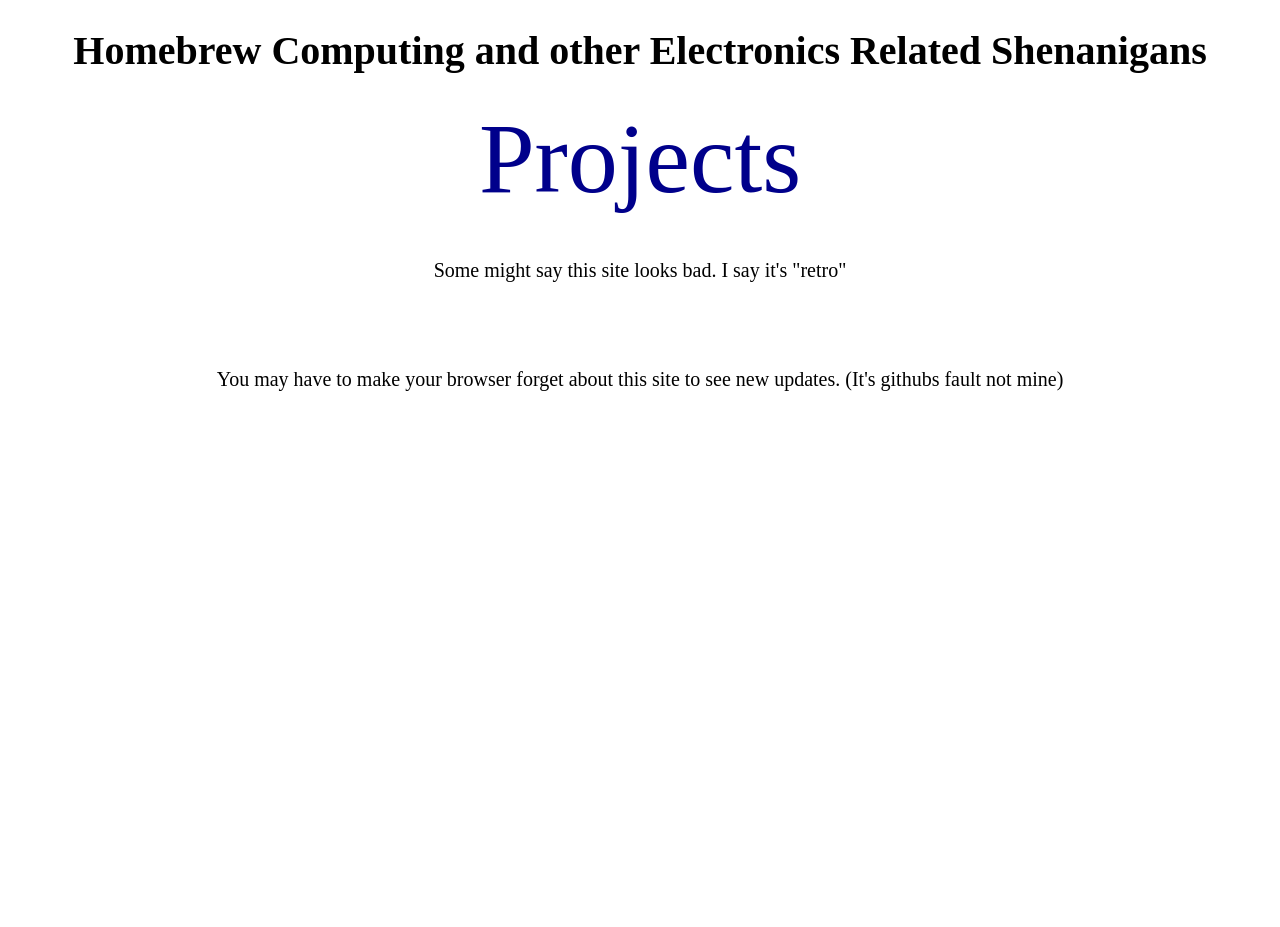
<file: index.html>
<!DOCTYPE html>
<html lang="en">
	<head>
    	<meta charset="UTF-8">
		<meta name="viewport" content="width=device-width, initial-scale=1.0">
		<meta http-equiv='cache-control' content='no-cache'> 
		<meta http-equiv='expires' content='0'> 
		<meta http-equiv='pragma' content='no-cache'>

		<link rel="stylesheet" href="styles.css">
		<title>HCERS</title>
	</head>
	<body>
		<h1>Homebrew Computing and other Electronics Related Shenanigans</h1>
		<a class="bigLink" id="projectsLink" href="projects.html">Projects</a><br><br>

		<p>Some might say this site looks bad. I say it's "retro"</p><br><br>

		<p>You may have to make your browser forget about this site to see new updates. (It's githubs fault not mine)</p>

	</body>
</html>
</file>
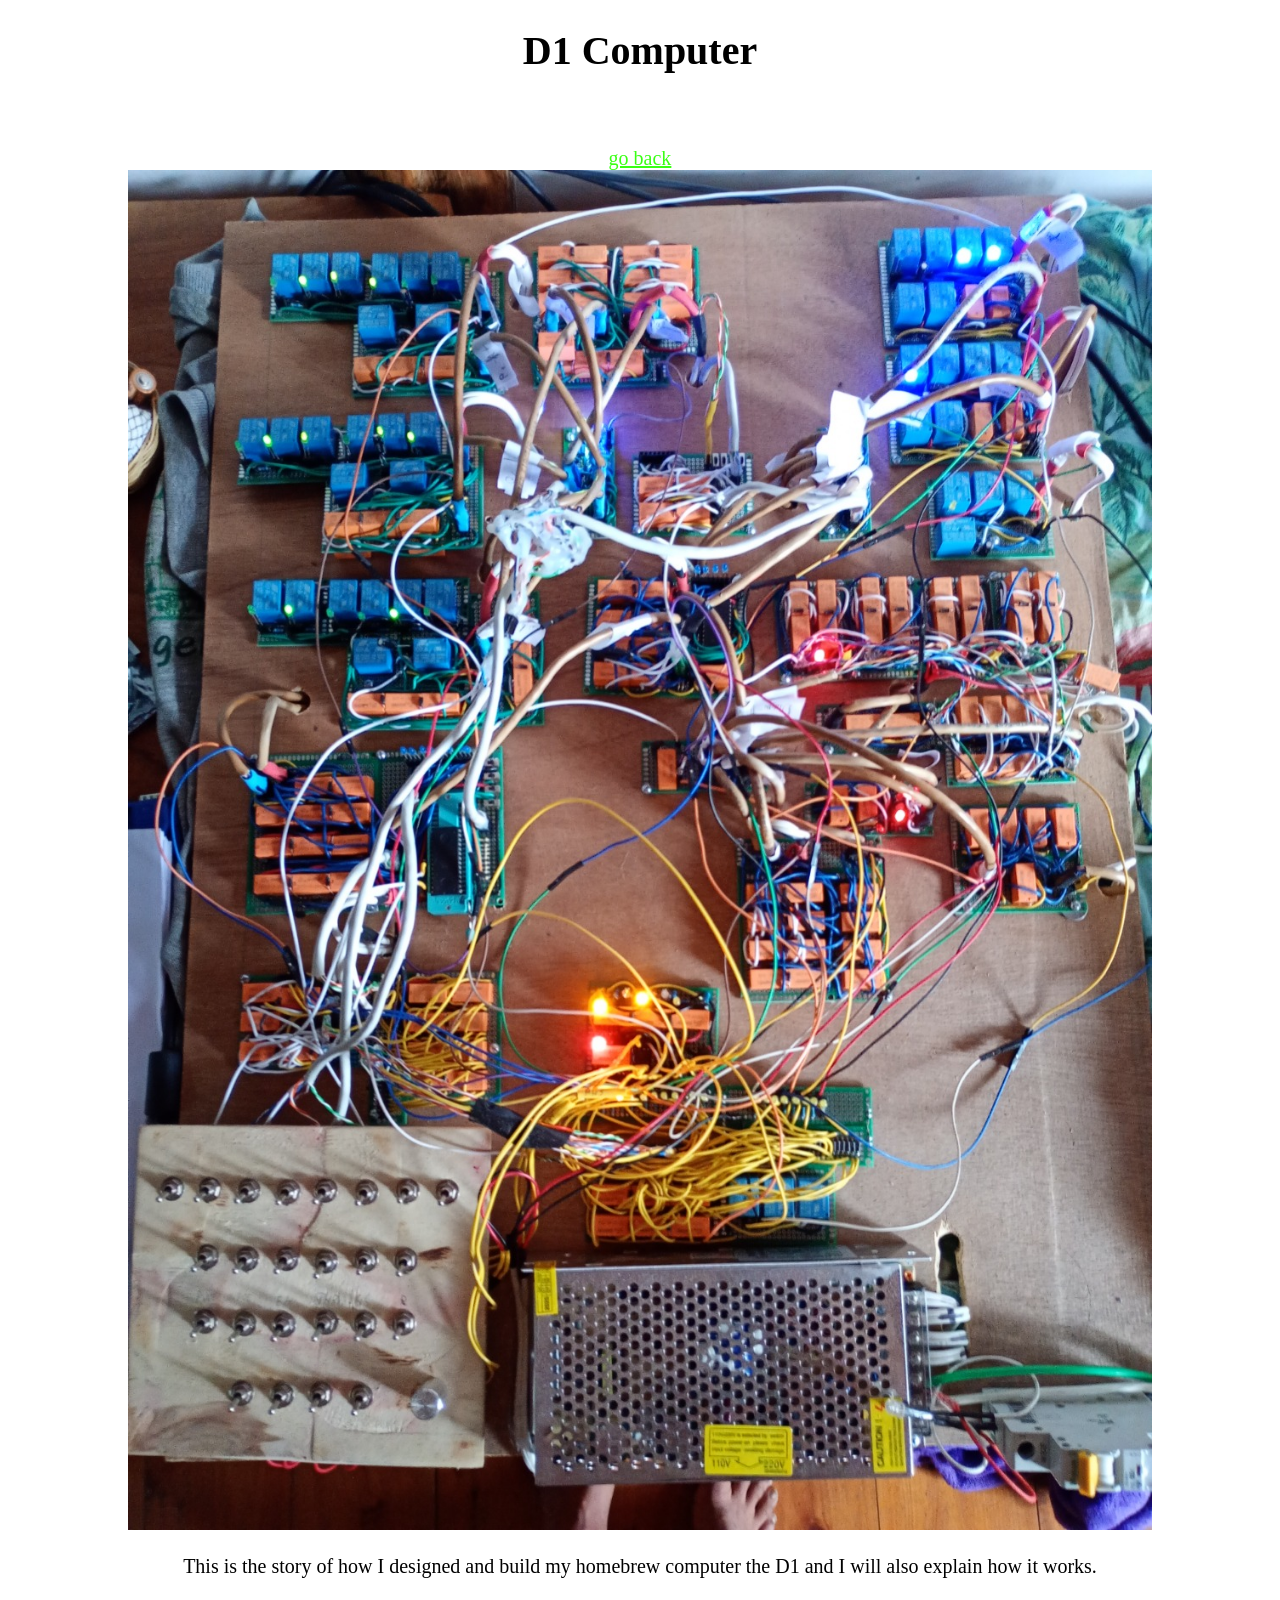
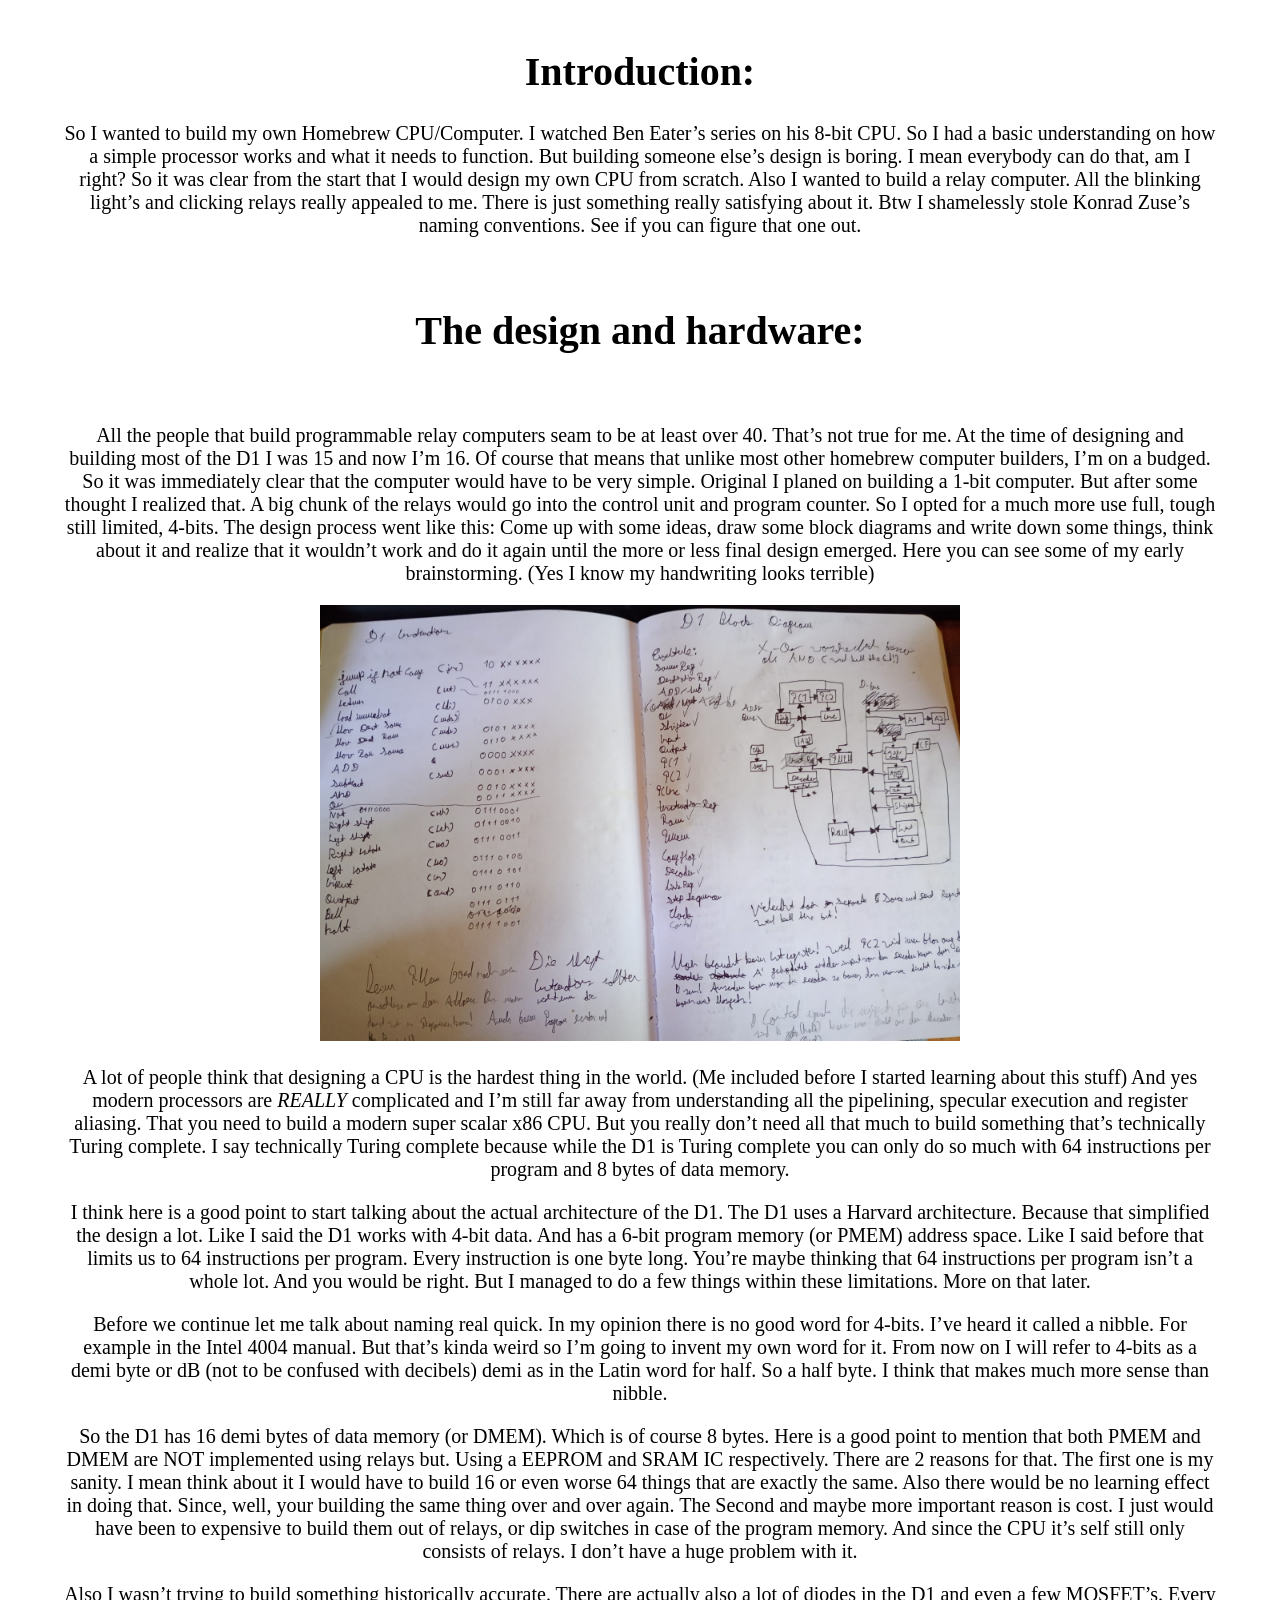
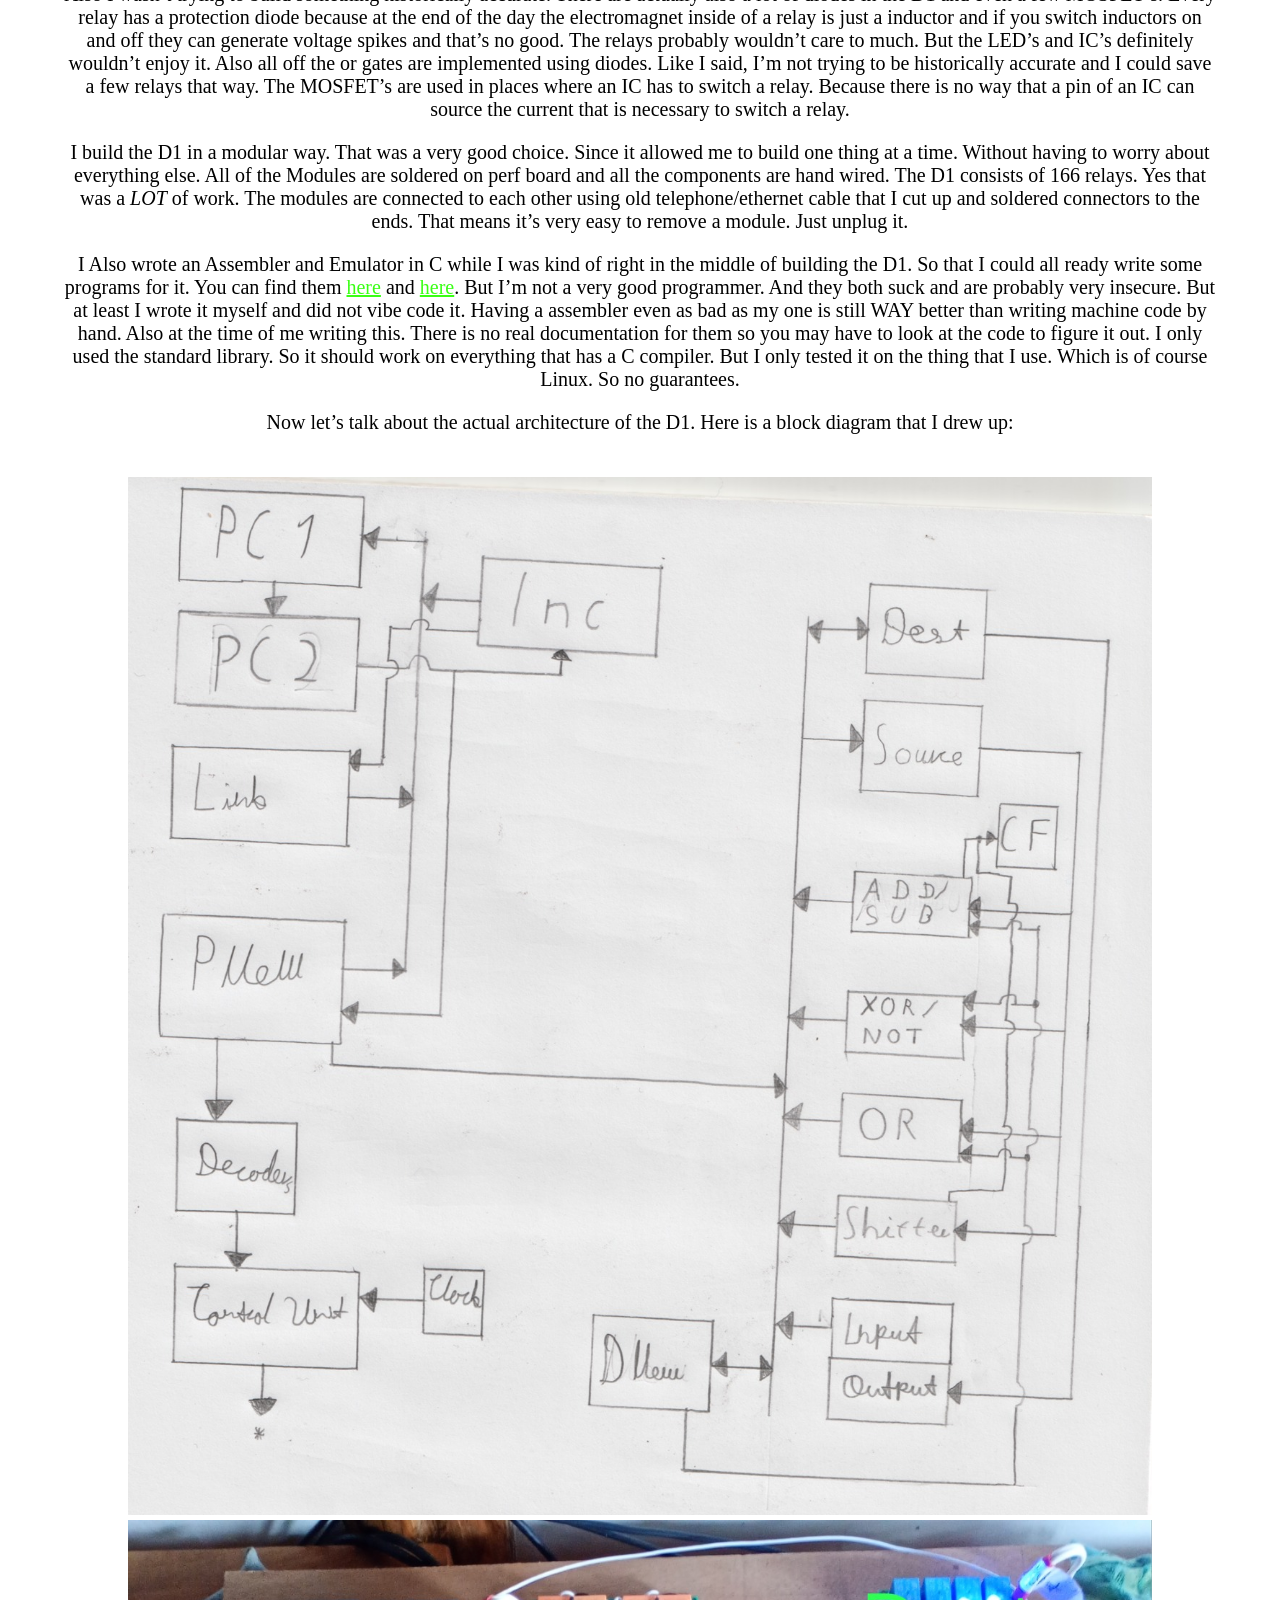
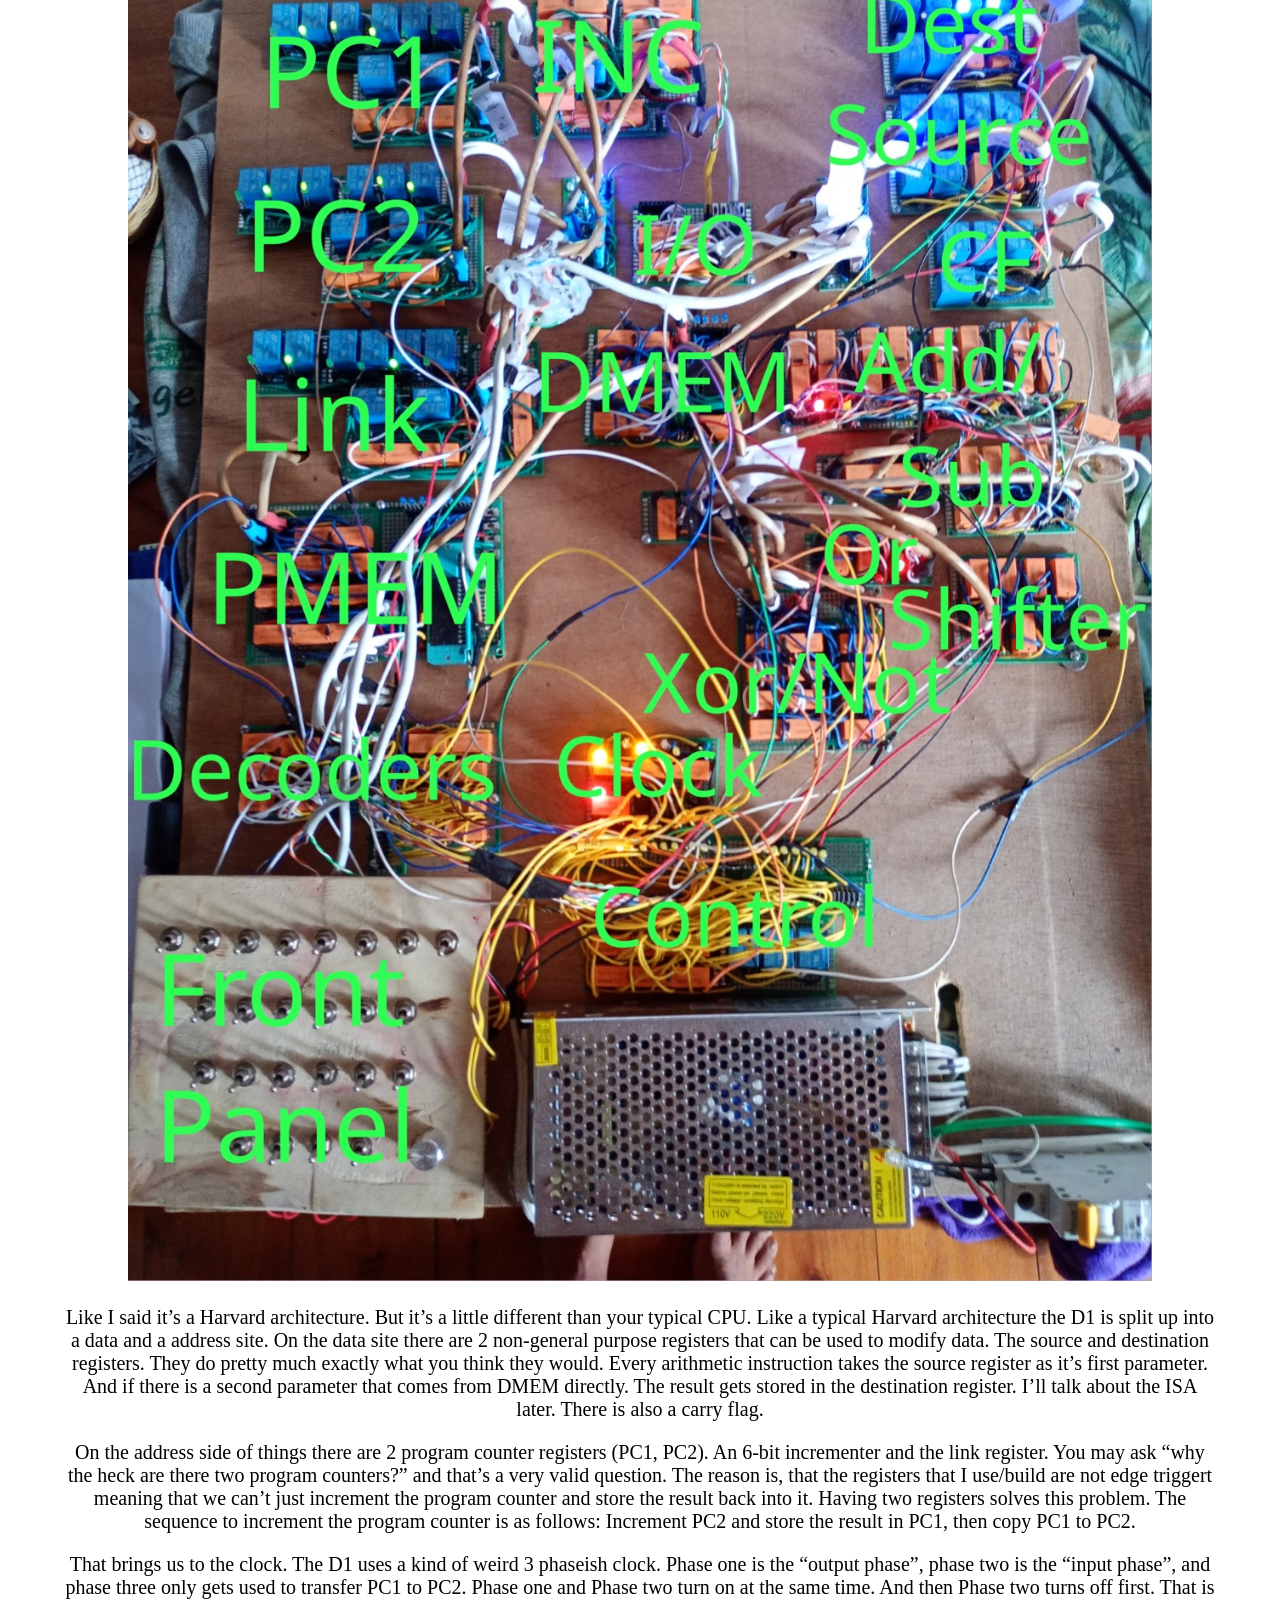
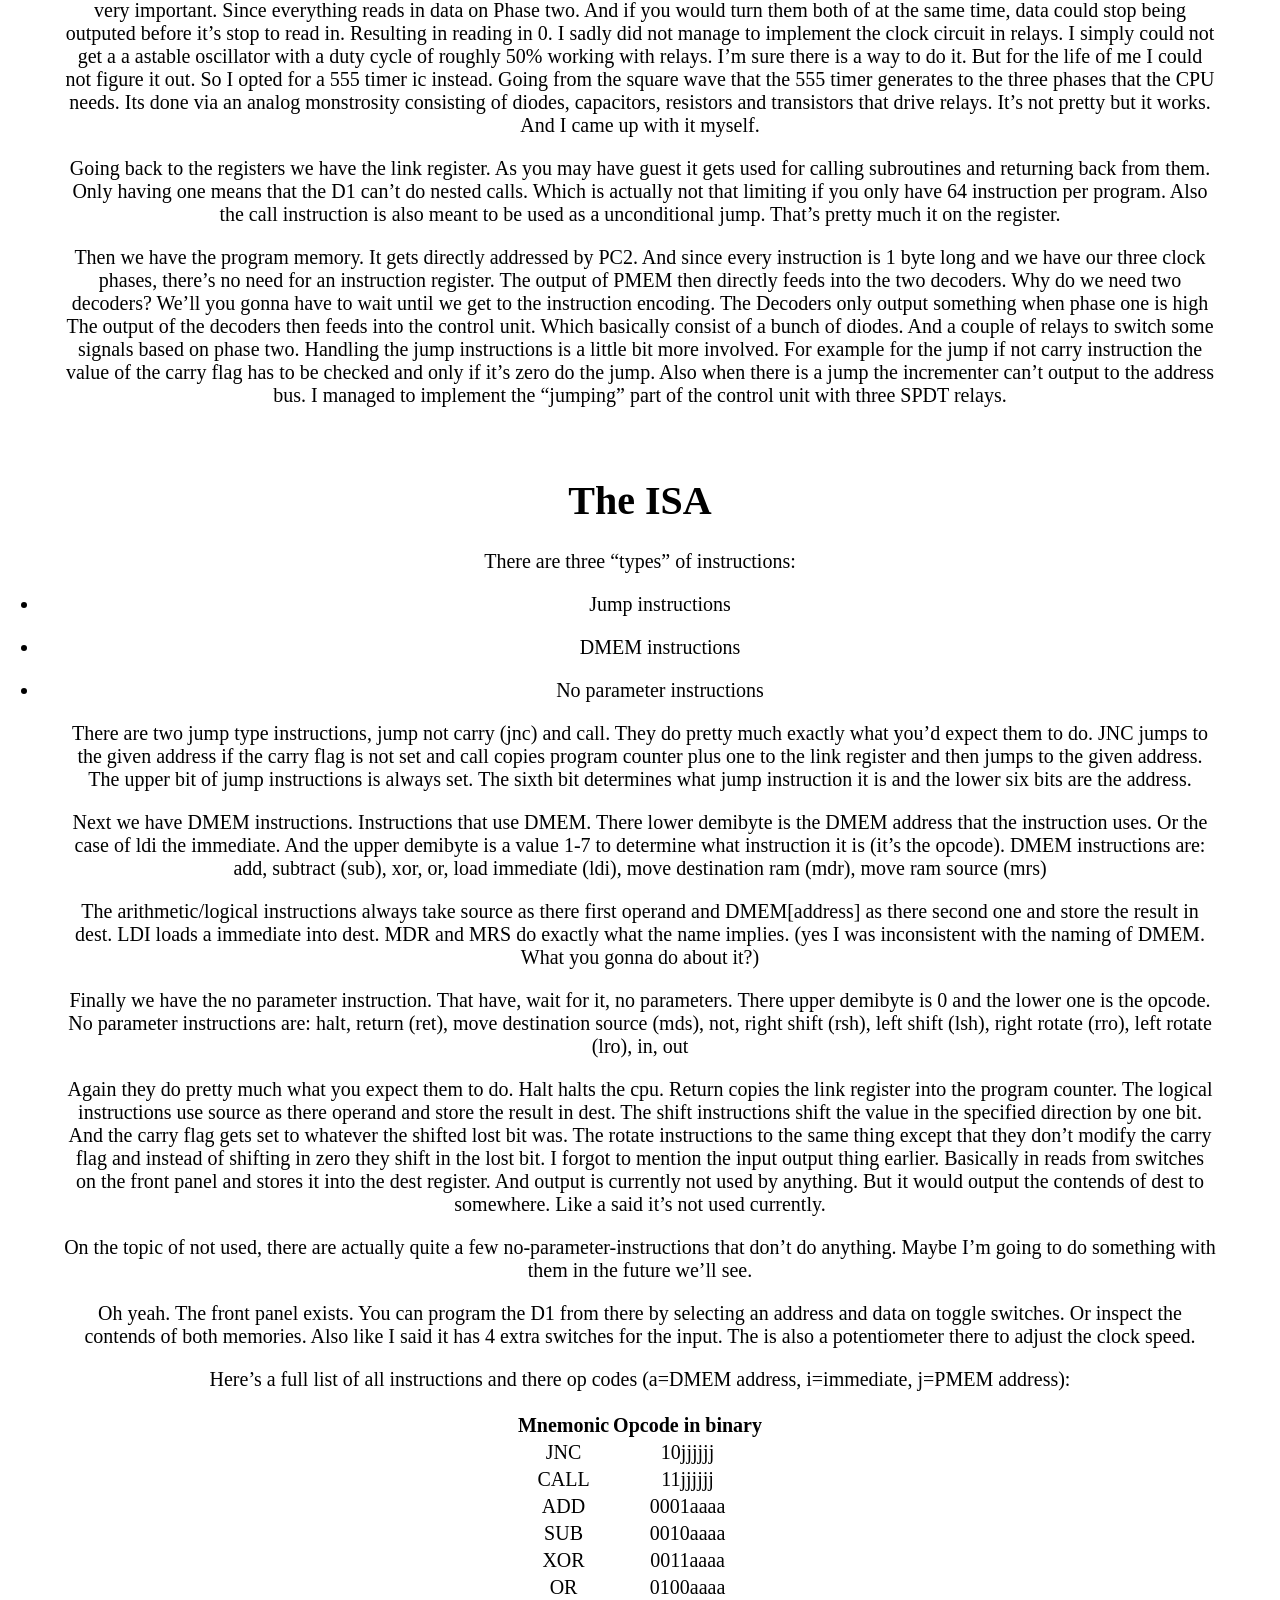
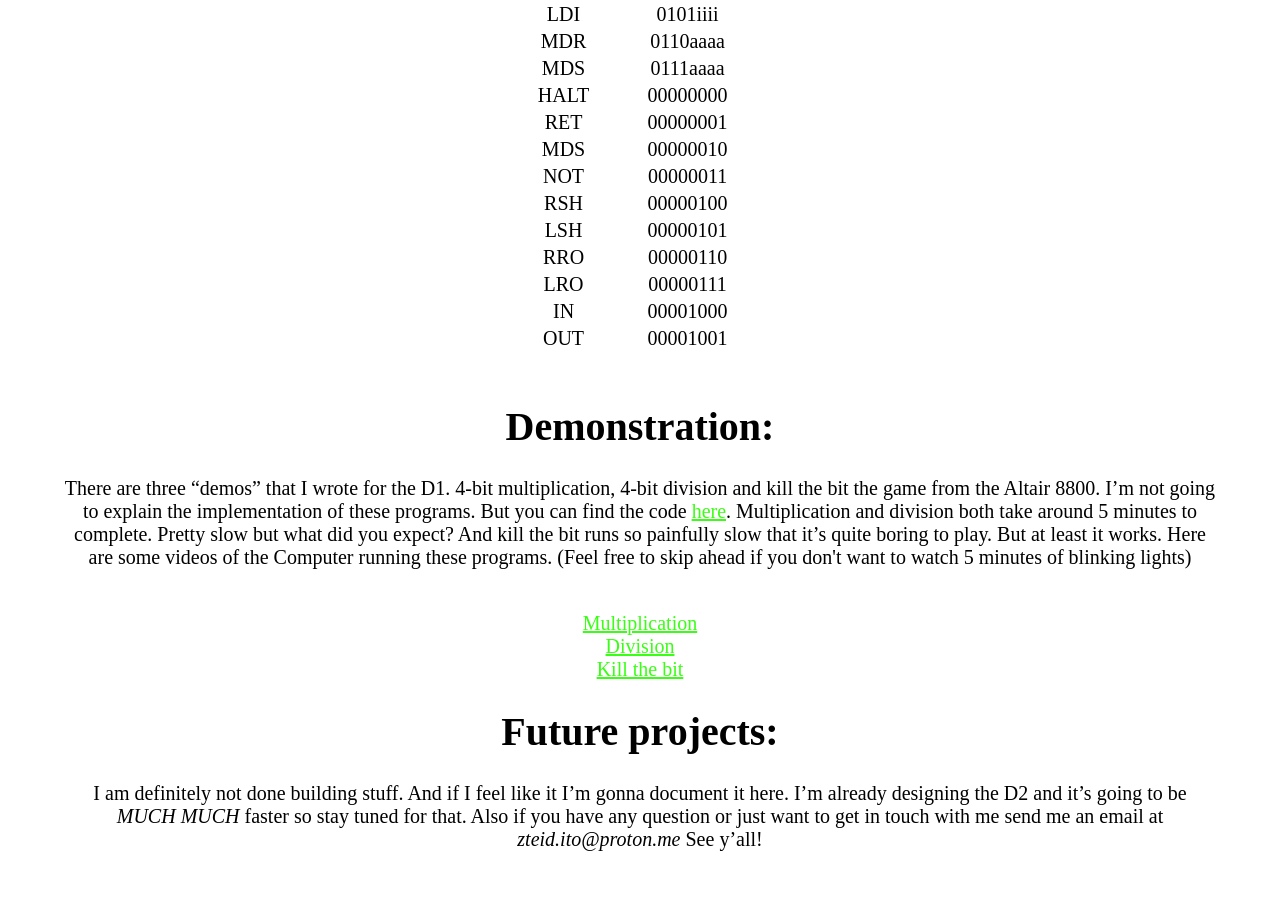
<file: D1Article.html>
<!DOCTYPE html>
<html lang="en">
    <head>
        <meta charset="UTF-8">
        <meta name="viewport" content="width=device-width, initial-scale=1.0">
		<link rel="stylesheet" href="styles.css">
        <title>D1 Computer</title>
    </head>
    <body>
        <h1>D1 Computer</h1><br><br>
        <a href="projects.html">go back</a><br>

        <img class="bigImg" src="img/D1Computer.jpeg" alt="The D1 Computer">

        <p>This is the story of how I designed and build my homebrew computer the D1 and I will also explain how it works.</p><br>
        <h1>Introduction:</h1>
        <p>So I wanted to build my own Homebrew CPU/Computer. I watched Ben Eater’s series on his 8-bit CPU.
            So I had a basic understanding on how a simple processor works and what it needs to function. But building someone else’s design is boring.
            I mean everybody can do that, am I right? So it was clear from the start that I would design my own CPU from scratch.
            Also I wanted to build a relay computer. All the blinking light’s and clicking relays really appealed to me.
            There is just something really satisfying about it.
            Btw I shamelessly stole Konrad Zuse’s naming conventions. See if you can figure that one out.</p><br>

        <h1>The design and hardware:</h1><br>

        <p>All the people that build programmable relay computers seam to be at least over 40. That’s not true for me.
            At the time of designing and building most of the D1 I was 15 and now I’m 16.
            Of course that means that unlike most other homebrew computer builders, I’m on a budged.
            So it was immediately clear that the computer would have to be very simple. Original I planed on building a 1-bit computer.
            But after some thought I realized that. A big chunk of the relays would go into the control unit and program counter.
            So I opted for a much more use full, tough still limited, 4-bits. The design process went like this:
            Come up with some ideas, draw some block diagrams and write down some things,
            think about it and realize that it wouldn’t work and do it again until the more or less final design emerged.
            Here you can see some of my early brainstorming. (Yes I know my handwriting looks terrible)</p>
        <img class="smalImg" src="img/scrambelings.jpeg" alt="First designs scrambled on a pice of paper"><br>


        <p>A lot of people think that designing a CPU is the hardest thing in the world. (Me included before I started learning about this stuff)
            And yes modern processors are <i>REALLY</i> complicated and I’m still far away from understanding all the pipelining, specular execution and register aliasing.
            That you need to build a modern super scalar x86 CPU. But you really don’t need all that much to build something that’s technically Turing complete.
            I say technically Turing complete because while the D1 is Turing complete you can only do so much with 64 instructions per program and 8 bytes of data memory.

        <p>I think here is a good point to start talking about the actual architecture of the D1.  The D1 uses a Harvard architecture.
            Because that simplified the design a lot. Like I said the D1 works with 4-bit data. And has a 6-bit program memory (or PMEM) address space.
            Like I said before that limits us to 64 instructions per program. Every instruction is one byte long.
            You’re maybe thinking that 64 instructions per program isn’t a whole lot. And you would be right.
            But I managed to do a few things within these limitations. More on that later.</p>

        <p>Before we continue let me talk about naming real quick.
            In my opinion there is no good word for 4-bits. I’ve heard it called a nibble. For example in the Intel 4004 manual.
            But that’s kinda weird so I’m going to invent my own word for it. From now on I will refer to 4-bits as a demi byte or dB (not to be confused with decibels)
            demi as in the Latin word for half. So a half byte. I think that makes much more sense than nibble.</p>

        <p>So the D1 has 16 demi bytes of data memory (or DMEM). Which is of course 8 bytes.
            Here is a good point to mention that both PMEM and DMEM are NOT implemented using relays but. Using a EEPROM and SRAM IC respectively.
            There are 2 reasons for that. The first one is my sanity. I mean think about it I would have to build 16 or even worse 64 things that are exactly the same.
            Also there would be no learning effect in doing that. Since, well, your building the same thing over and over again.
            The Second and maybe more important reason is cost. I just would have been to expensive to build them out of relays,
            or dip switches in case of the program memory. And since the CPU it’s self still only consists of relays. I don’t have a huge problem with it.</p>

        <p>Also I wasn’t trying to build something historically accurate. There are actually also a lot of diodes in the D1 and even a few MOSFET’s.
            Every relay has a protection diode because at the end of the day the electromagnet inside of a relay is just a inductor and if you switch inductors on and
            off they can generate voltage spikes and that’s no good. The relays probably wouldn’t care to much. But the LED’s and IC’s definitely wouldn’t enjoy it.
            Also all off the or gates are implemented using diodes. Like I said, I’m not trying to be historically accurate and I could save a few relays that way.
            The MOSFET’s are used in places where an IC has to switch a relay. Because there is no way that a pin of an IC can source the current that is necessary
            to switch a relay.</p>

        <p>I build the D1 in a modular way. That was a very good choice. Since it allowed me to build one thing at a time. Without having to worry
            about everything else. All of the Modules are soldered on perf board and all the components are hand wired. The D1 consists of 166 relays.
            Yes that was a <i>LOT</i> of work. The modules are connected to each other using old telephone/ethernet cable that I cut up and soldered connectors to the ends.
            That means it’s very easy to remove a module. Just unplug it.</p>

        <p>I Also wrote an Assembler and Emulator in C while I was kind of right in the middle of
            building the D1. So that I could all ready write some programs for it. You can find them 
            <a href="https://github.com/Zteid7464/D1Asm">here</a> and <a href="https://github.com/Zteid7464/D1Emu">here</a>.
            But I’m not a very good programmer.
            And they both suck and are probably very insecure. But at least I wrote it myself and did not vibe code it.
            Having a assembler even as bad as my one is still WAY better than writing machine code by hand. Also at the time of me writing this.
            There is no real documentation for them so you may have to look at the code to figure it out. I only used the standard library.
            So it should work on everything that has a C compiler. But I only tested it on the thing that I use. Which is of course Linux. So no guarantees.</p>

        <p>Now let’s talk about the actual architecture of the D1.
            Here is a block diagram that I drew up:</p><br>

            <img class="bigImg" src="img/D1BlockDiagram.jpeg" alt="Block diagram of the D1 computer">
            <img class="bigImg" src="img/D1ComputerWithLabels.jpeg" alt="D1 computer with labels on everything"><br>

        <p>Like I said it’s a Harvard architecture. But it’s a little different than your typical CPU.
            Like a typical Harvard architecture the D1 is split up into a data and a address site.
            On the data site there are 2 non-general purpose registers that can be used to modify data. The source and destination registers.
            They do pretty much exactly what you think they would. Every arithmetic instruction takes the source register as it’s first parameter.
            And if there is a second parameter that comes from DMEM directly. The result gets stored in the destination register. I’ll talk about the ISA later.
            There is also a carry flag.</p>

        <p>On the address side of things there are 2 program counter registers (PC1, PC2). An 6-bit incrementer and the link register.
            You may ask “why the heck are there two program counters?” and that’s a very valid question.
            The reason is, that the registers that I use/build are not edge triggert meaning that we can’t just increment the program counter and store the result back
            into it. Having two registers solves this problem. The sequence to increment the program counter is as follows:
            Increment PC2 and store the result in PC1, then copy PC1 to PC2.</p>

        <p>That brings us to the clock. The D1 uses a kind of weird 3 phaseish clock.
            Phase one is the “output phase”, phase two is the “input phase”, and phase three only gets used to transfer PC1 to PC2.
            Phase one and Phase two turn on at the same time. And then Phase two turns off first. That is very important. Since everything reads in data on Phase two.
            And if you would turn them both of at the same time, data could stop being outputed before it’s stop to read in. Resulting in reading in 0.
            I sadly did not manage to implement the clock circuit in relays. I simply could not get a a astable oscillator with a duty cycle of roughly 50%
            working with relays. I’m sure there is a way to do it. But for the life of me I could not figure it out. So I opted for a 555 timer ic instead.
            Going from the square wave that the 555 timer generates to the three phases that the CPU needs. Its done via an analog monstrosity consisting of diodes, capacitors, resistors and transistors that drive relays.
            It’s not pretty but it works. And I came up with it myself.</p>
        <p>Going back to the registers we have the link register. As you may have guest it gets used for calling subroutines and returning back from them.
            Only having one means that the D1 can’t do nested calls.
            Which is actually not that limiting if you only have 64 instruction per program. Also the call instruction is also meant to be used as a unconditional jump.
            That’s pretty much it on the register.</p>
        <p>Then we have the program memory. It gets directly addressed by PC2.
            And since every instruction is 1 byte long and we have our three clock phases, there’s no need for an instruction register.
            The output of PMEM then directly feeds into the two decoders. Why do we need two decoders?
            We’ll you gonna have to wait until we get to the instruction encoding.
            The Decoders only output something when phase one is high The output of the decoders then feeds into the control unit.
            Which basically consist of a bunch of diodes. And a couple of relays to switch some signals based on phase two.
            Handling the jump instructions is a little bit more involved.
            For example for the jump if not carry instruction the value of the carry flag has to be checked and only if it’s zero do the jump.
            Also when there is a jump the incrementer can’t output to the address bus.
            I managed to implement the “jumping” part of the control unit with three SPDT relays.</p>

            <br><h1>The ISA</h1>

            <p>There are three “types” of instructions:</p>

            <ul><li><p>Jump instructions</p></li>
                <li><p>DMEM instructions</p></li>
                <li><p>No parameter instructions</p></li>
            </ul>

            <p>There are two jump type instructions, jump not carry (jnc) and call. They do pretty much exactly what you’d expect them to do.
                JNC jumps to the given address if the carry flag is not set and call copies program counter plus one to the link register and then jumps to the given
                address. The upper bit of jump instructions is always set. The sixth bit determines what jump instruction it is and the lower six bits are the address.</p>

            <p>Next we have DMEM instructions. Instructions that use DMEM. There lower demibyte is the DMEM address that the instruction uses.
                Or the case of ldi the immediate. And the upper demibyte is a value 1-7 to determine what instruction it is (it’s the opcode).
                DMEM instructions are: add, subtract (sub), xor, or, load immediate (ldi), move destination ram (mdr), move ram source (mrs)</p>

            <p>The arithmetic/logical instructions always take source as there first operand and DMEM[address] as there second one and store the result in dest.
                LDI loads a immediate into dest. MDR and MRS do exactly what the name implies.
                (yes I was inconsistent with the naming of DMEM. What you gonna do about it?)</p>

            <p>Finally we have the no parameter instruction. That have, wait for it, no parameters. There upper demibyte is 0 and the lower one is the opcode.
                No parameter instructions are: halt, return (ret), move destination source (mds), not, right shift (rsh), left shift (lsh), right rotate (rro),
                left rotate (lro), in, out</p>

            <p>Again they do pretty much what you expect them to do. Halt halts the cpu. Return copies the link register into the program counter.
                The logical instructions use source as there operand and store the result in dest.
                The shift instructions shift the value in the specified direction by one bit. And the carry flag gets set to whatever the shifted lost bit was.
                The rotate instructions to the same thing except that they don’t modify the carry flag and instead of shifting in zero they shift in the lost bit.
                I forgot to mention the input output thing earlier. Basically in reads from switches on the front panel and stores it into the dest register.
                And output is currently not used by anything. But it would output the contends of dest to somewhere. Like a said it’s not used currently.</p>

            <p>On the topic of not used, there are actually quite a few no-parameter-instructions that don’t do anything.
                Maybe I’m going to do something with them in the future we’ll see. </p>

            <p>Oh yeah. The front panel exists. You can program the D1 from there by selecting an address and data on toggle switches.
                Or inspect the contends of both memories. Also like I said it has 4 extra switches for the input.
                The is also a potentiometer there to adjust the clock speed.</p>

            <p>Here’s a full list of all instructions and there op codes (a=DMEM address, i=immediate, j=PMEM address): </p>

            <div class="center">
                <table>
                    <thead>
                        <tr>
                            <th>Mnemonic</th>
                            <th>Opcode in binary</th>
                        </tr>
                    </thead>
                    <tbody>
                        <tr>
                            <td>JNC</td>
                            <td>10jjjjjj</td>
                        </tr>
                        <tr>
                            <td>CALL</td>
                            <td>11jjjjjj</td>
                        </tr>
                        <tr>
                            <td>ADD</td>
                            <td>0001aaaa</td>
                        </tr>
                        <tr>
                            <td>SUB</td>
                            <td>0010aaaa</td>
                        </tr>
                        <tr>
                            <td>XOR</td>
                            <td>0011aaaa</td>
                        </tr>
                        <tr>
                            <td>OR</td>
                            <td>0100aaaa</td>
                        </tr>
                        <tr>
                            <td>LDI</td>
                            <td>0101iiii</td>
                        </tr>
                        <tr>
                            <td>MDR</td>
                            <td>0110aaaa</td>
                        </tr>
                        <tr>
                            <td>MDS</td>
                            <td>0111aaaa</td>
                        </tr>
                        <tr>
                            <td>HALT</td>
                            <td>00000000</td>
                        </tr>
                        <tr>
                            <td>RET</td>
                            <td>00000001</td>
                        </tr>
                        <tr>
                            <td>MDS</td>
                            <td>00000010</td>
                        </tr>
                        <tr>
                            <td>NOT</td>
                            <td>00000011</td>
                        </tr>
                        <tr>
                            <td>RSH</td>
                            <td>00000100</td>
                        </tr>
                        <tr>
                            <td>LSH</td>
                            <td>00000101</td>
                        </tr>
                        <tr>
                            <td>RRO</td>
                            <td>00000110</td>
                        </tr>
                        <tr>
                            <td>LRO</td>
                            <td>00000111</td>
                        </tr>
                        <tr>
                            <td>IN</td>
                            <td>00001000</td>
                        </tr>
                        <tr>
                            <td>OUT</td>
                            <td>00001001</td>
                        </tr>
                    </tbody>
                </table>
            </div>

            <br><h1>Demonstration:</h1>

            <p>There are three “demos” that I wrote for the D1. 4-bit multiplication, 4-bit division and kill the bit the game from the Altair 8800.
                I’m not going to explain the implementation of these programs. But you can find the code <a href="https://github.com/Zteid7464/D1Asm/tree/main/examples">here</a>.
                Multiplication and division both take around 5 minutes to complete.
                Pretty slow but what did you expect? And kill the bit runs so painfully slow that it’s quite boring to play.
                But at least it works. Here are some videos of the Computer running these programs.
                (Feel free to skip ahead if you don't want to watch 5 minutes of blinking lights)</p>

            <br><a href="https://www.youtube.com/watch?v=2YX_yv_jW9g">Multiplication</a>
            <br><a href="https://www.youtube.com/watch?v=ueh2NbxQB_8">Division</a>
            <br><a href="https://www.youtube.com/shorts/n99gmIqNMZQ">Kill the bit</a><br>

            <h1>Future projects:</h1>

            <p>I am definitely not done building stuff. And if I feel like it I’m gonna document it here.
                I’m already designing the D2 and it’s going to be <i>MUCH MUCH</i> faster so stay tuned for that.
                Also if you have any question or just want to get in touch with me send me an email at <i>zteid.ito@proton.me</i> See y’all!</p><br><br>
    </body>
</html>
</file>
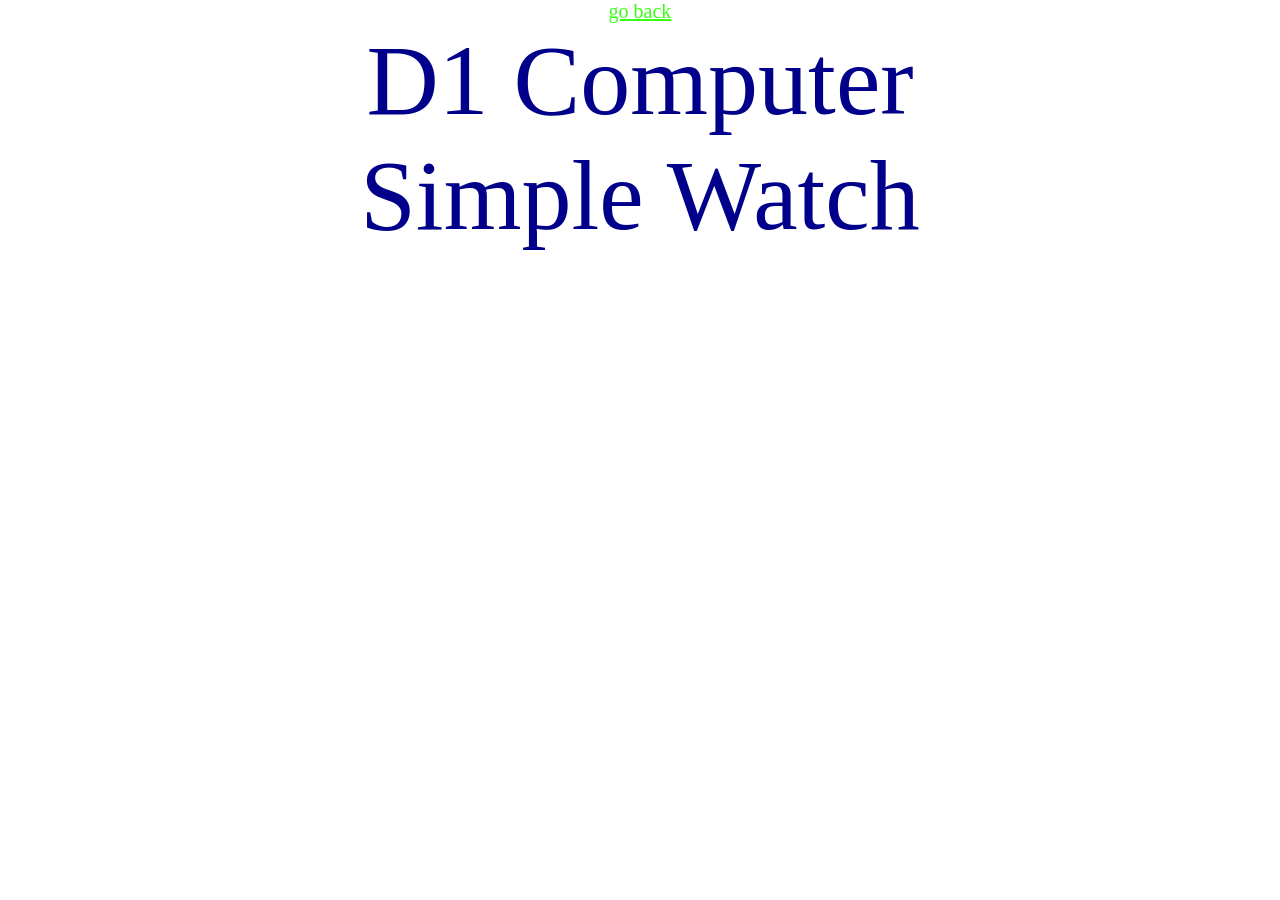
<file: projects.html>
<!DOCTYPE html>
<html lang="en">
    <head>
        <meta charset="UTF-8">
        <meta name="viewport" content="width=device-width, initial-scale=1.0">
		<link rel="stylesheet" href="styles.css">
        <title>Projects</title>
    </head>
    <body>
        <a href="index.html">go back</a><br>
        <a class="bigLink" href="D1Article.html">D1 Computer</a><br>
        <a class="bigLink" href="watchArticle.html">Simple Watch</a><br>
    </body>
</html>
</file>
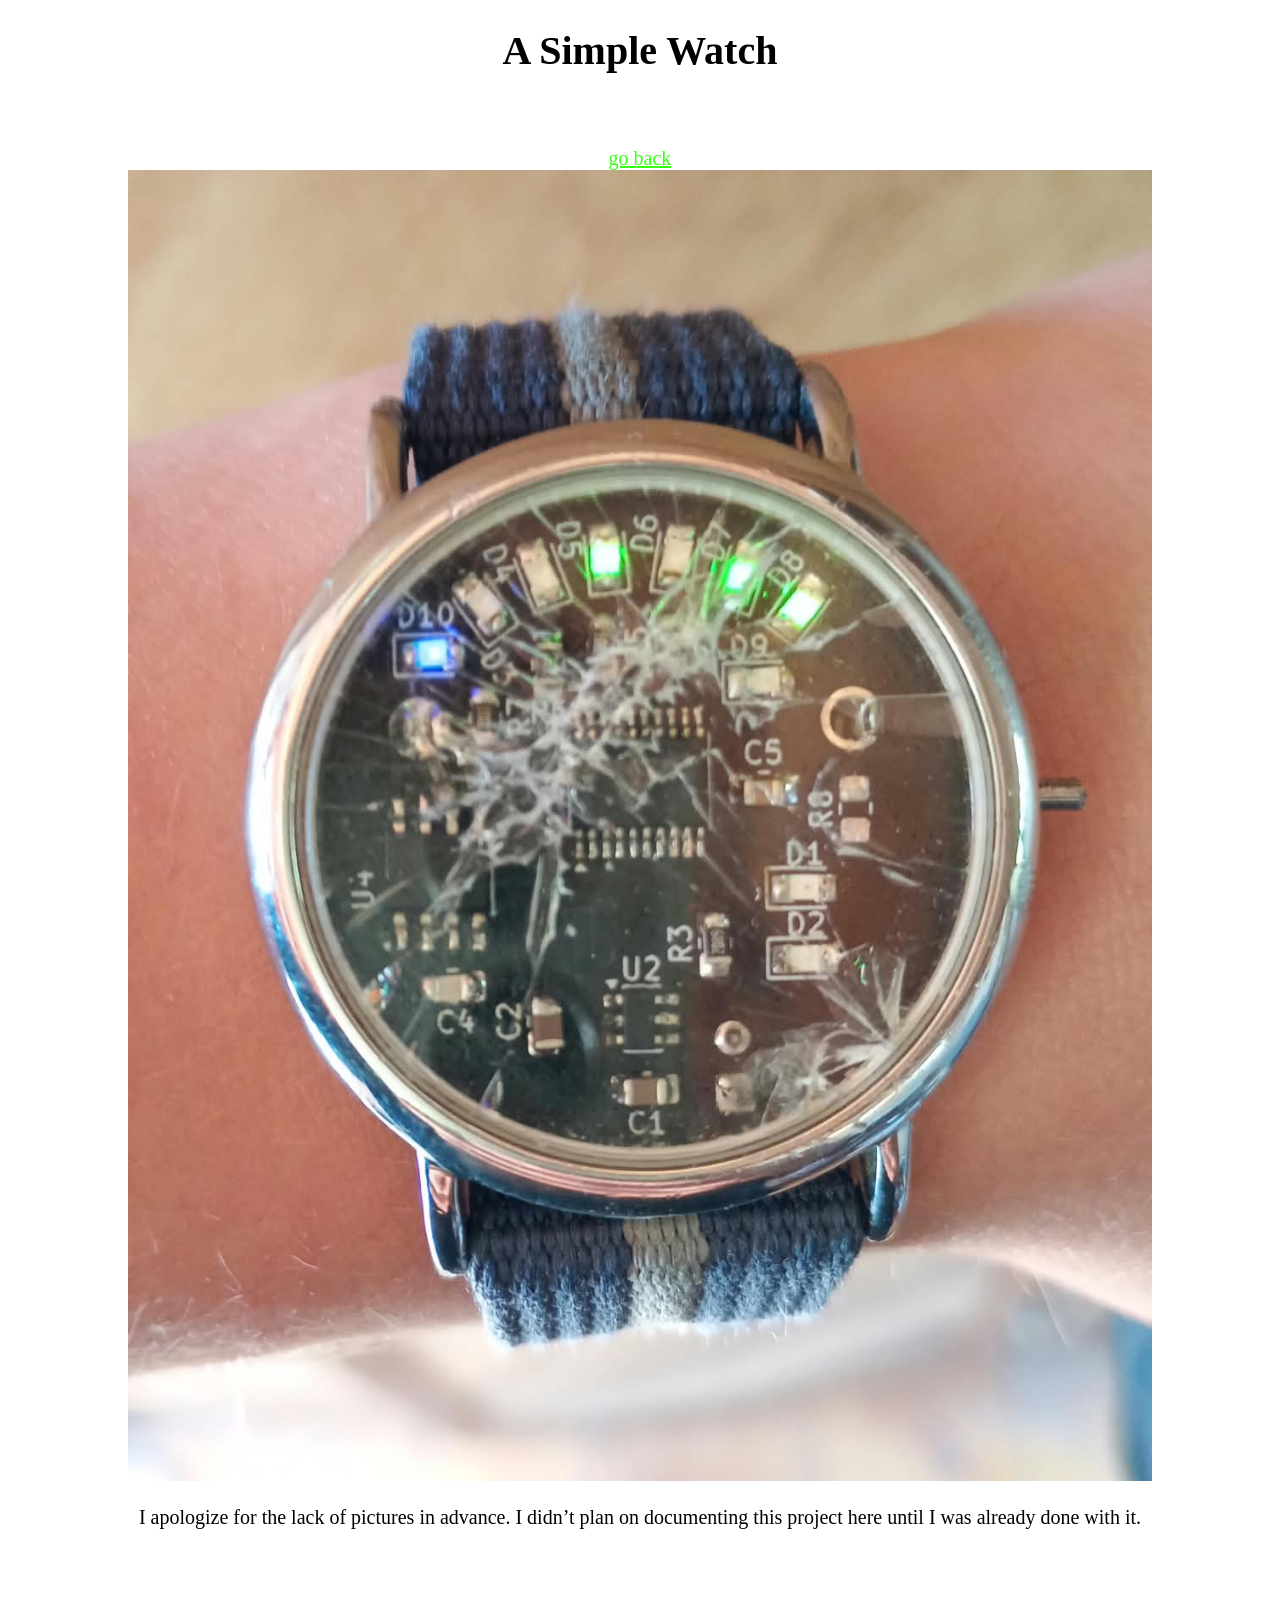
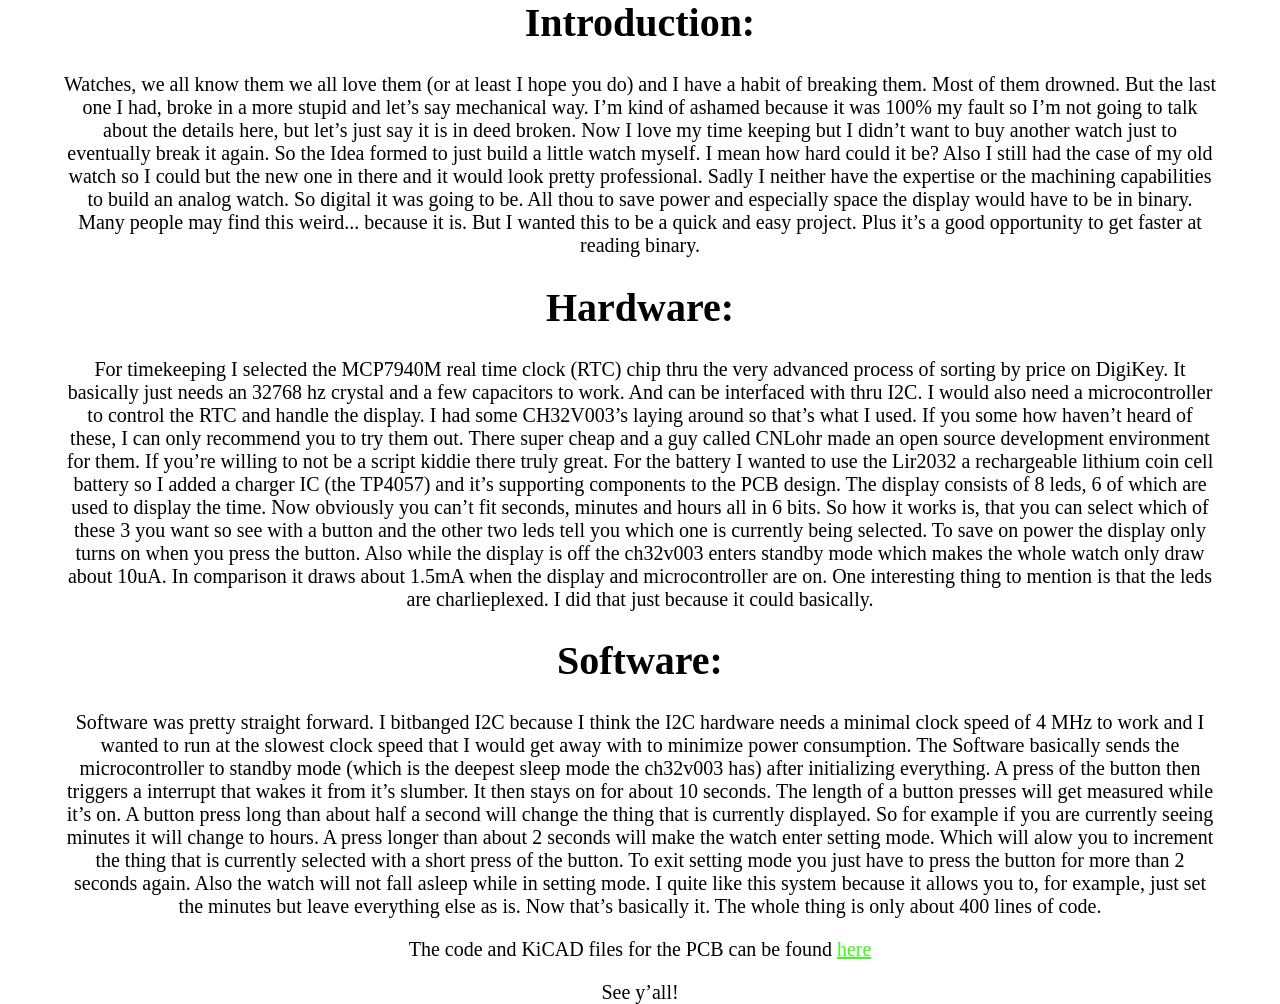
<file: watchArticle.html>
<!DOCTYPE html>
<html lang="en">
    <head>
        <meta charset="UTF-8">
        <meta name="viewport" content="width=device-width, initial-scale=1.0">
		<link rel="stylesheet" href="styles.css">
        <title>Simple Watch</title>
    </head>
    <body>
        <h1>A Simple Watch</h1><br><br>
        <a href="projects.html">go back</a><br>

        <img class="bigImg" src="img/simpleWatch.jpeg" alt="The watch from the front on my wrist">

        <p>I apologize for the lack of pictures in advance. I didn’t plan on documenting this project here until I was already done with it.</p><br>

        <h1>Introduction:</h1>

        <p>Watches, we all know them we all love them (or at least I hope you do) and I have a habit of breaking them. Most of them drowned.
            But the last one I had, broke in a more stupid and let’s say mechanical way. I’m kind of ashamed because it was 100% my fault so
            I’m not going to talk about the details here, but let’s just say it is in deed broken. Now I love my time keeping but I didn’t
            want to buy another watch just to eventually break it again. So the Idea formed to just build a little watch myself.
            I mean how hard could it be? Also I still had the case of my old watch so I could but the new one in there and it would look pretty professional.
            Sadly I neither have the expertise or the machining capabilities to build an analog watch. So digital it was going to be.
            All thou to save power and especially space the display would have to be in binary. Many people may find this weird... because it is.
            But I wanted this to be a quick and easy project. Plus it’s a good opportunity to get faster at reading binary.</p>

        <h1>Hardware:</h1>

        <p>For timekeeping I selected the MCP7940M real time clock (RTC) chip thru the very advanced process of sorting by price on DigiKey.
            It basically just needs an 32768 hz crystal and a few capacitors to work. And can be interfaced with thru I2C.
            I would also need a microcontroller to control the RTC and handle the display. I had some CH32V003’s laying around so that’s what I used.
            If you some how haven’t heard of these, I can only recommend you to try them out. There super cheap and a guy called CNLohr made an open
            source development environment for them. If you’re willing to not be a script kiddie there truly great.
            For the battery I wanted to use the Lir2032 a rechargeable lithium coin cell battery so I added a charger IC (the TP4057) and it’s supporting
            components to the PCB design. The display consists of 8 leds, 6 of which are used to display the time.
            Now obviously you can’t fit seconds, minutes and hours all in 6 bits. So how it works is, that you can select which of these 3 you
            want so see with a button and the other two leds tell you which one is currently being selected. To save on power the display only
            turns on when you press the button. Also while the display is off the ch32v003 enters standby mode which makes the whole watch only draw about 10uA.
            In comparison it draws about 1.5mA when the display and microcontroller are on. One interesting thing to mention is that the leds are charlieplexed.
            I did that just because it could basically.</p>

        <h1>Software:</h1>

        <p>Software was pretty straight forward. I bitbanged I2C because I think the I2C hardware needs a minimal clock speed of 4 MHz to work and
            I wanted to run at the slowest clock speed that I would get away with to minimize power consumption. The Software basically sends
            the microcontroller to standby mode (which is the deepest sleep mode the ch32v003 has) after initializing everything.
            A press of the button then triggers a interrupt that wakes it from it’s slumber. It then stays on for about 10 seconds.
            The length of a button presses will get measured while it’s on. A button press long than about half a second will change the
            thing that is currently displayed. So for example if you are currently seeing minutes it will change to hours.
            A press longer than about 2 seconds will make the watch enter setting mode. Which will alow you to increment the thing that is
            currently selected with a short press of the button. To exit setting mode you just have to press the button for more than 2 seconds again.
            Also the watch will not fall asleep while in setting mode. I quite like this system because it allows you to, for example,
            just set the minutes but leave everything else as is. Now that’s basically it. The whole thing is only about 400 lines of code.</p>

        <p>The code and KiCAD files for the PCB can be found <a href="https://github.com/Zteid7464/SimpleWatch">here</a></p>

        <p>See y’all!</p>

    </body>
</html>
</file>
<file: styles.css>
* {
    box-sizing: border-box;
}

html, body {
    background-color: white;
    margin: 0;
    height: 100%;

    font-size: 20px;
    text-align: center;
}

p {
    margin-left: 5%;
    margin-right: 5%;
}

.bigLink {
    font-size: 100px;
    text-decoration: none;
}

.bigLink:link {
    color: darkblue;
}

.bigLink:visited {
    color: darkblue;
}

.bigLink:hover {
    color: olivedrab;
}

.center {
  display: flex;
  justify-content: center;
  align-items: center;
}

.smalImg {
    width: 50%;
}

.bigImg {
    width: 80%;
}

a:link {
    color: #39FF14;
}

a:visited {
    color: #39FF14;
}

a:hover {
    color: olivedrab;
}
</file>
